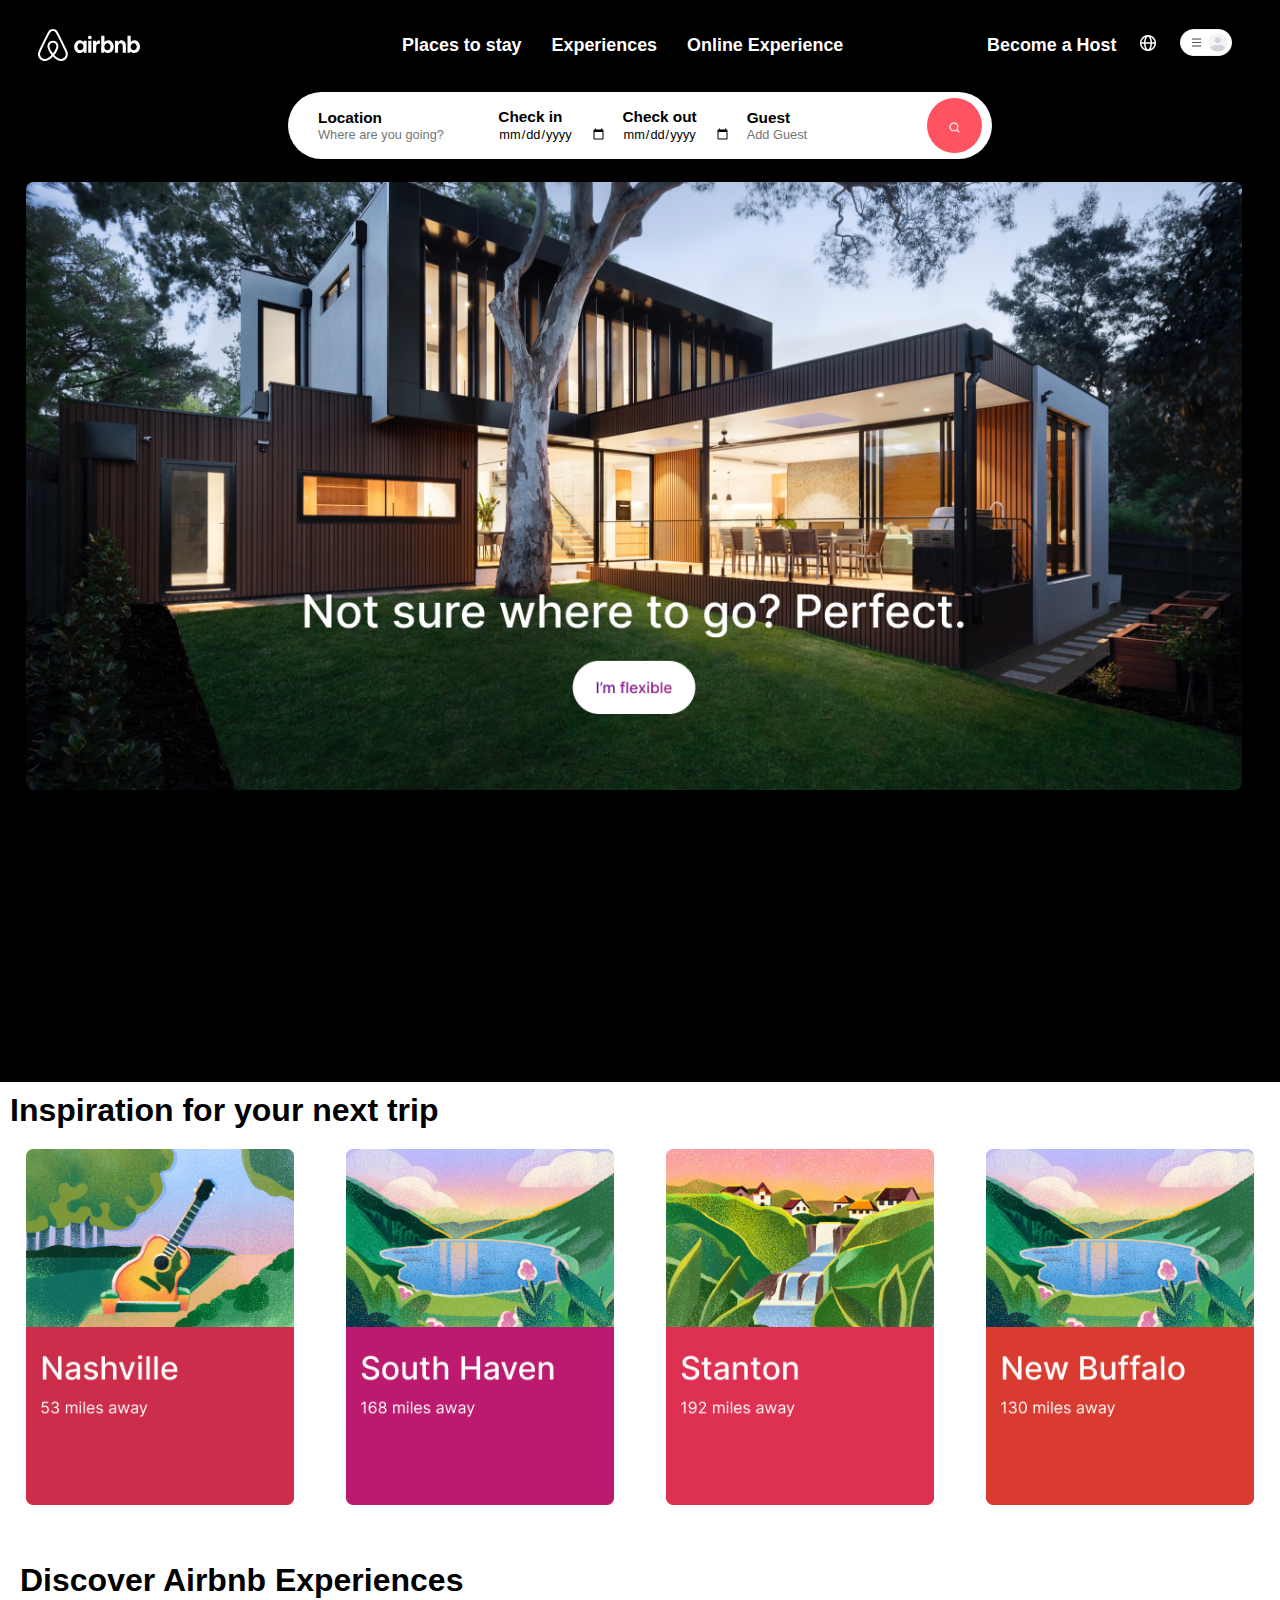
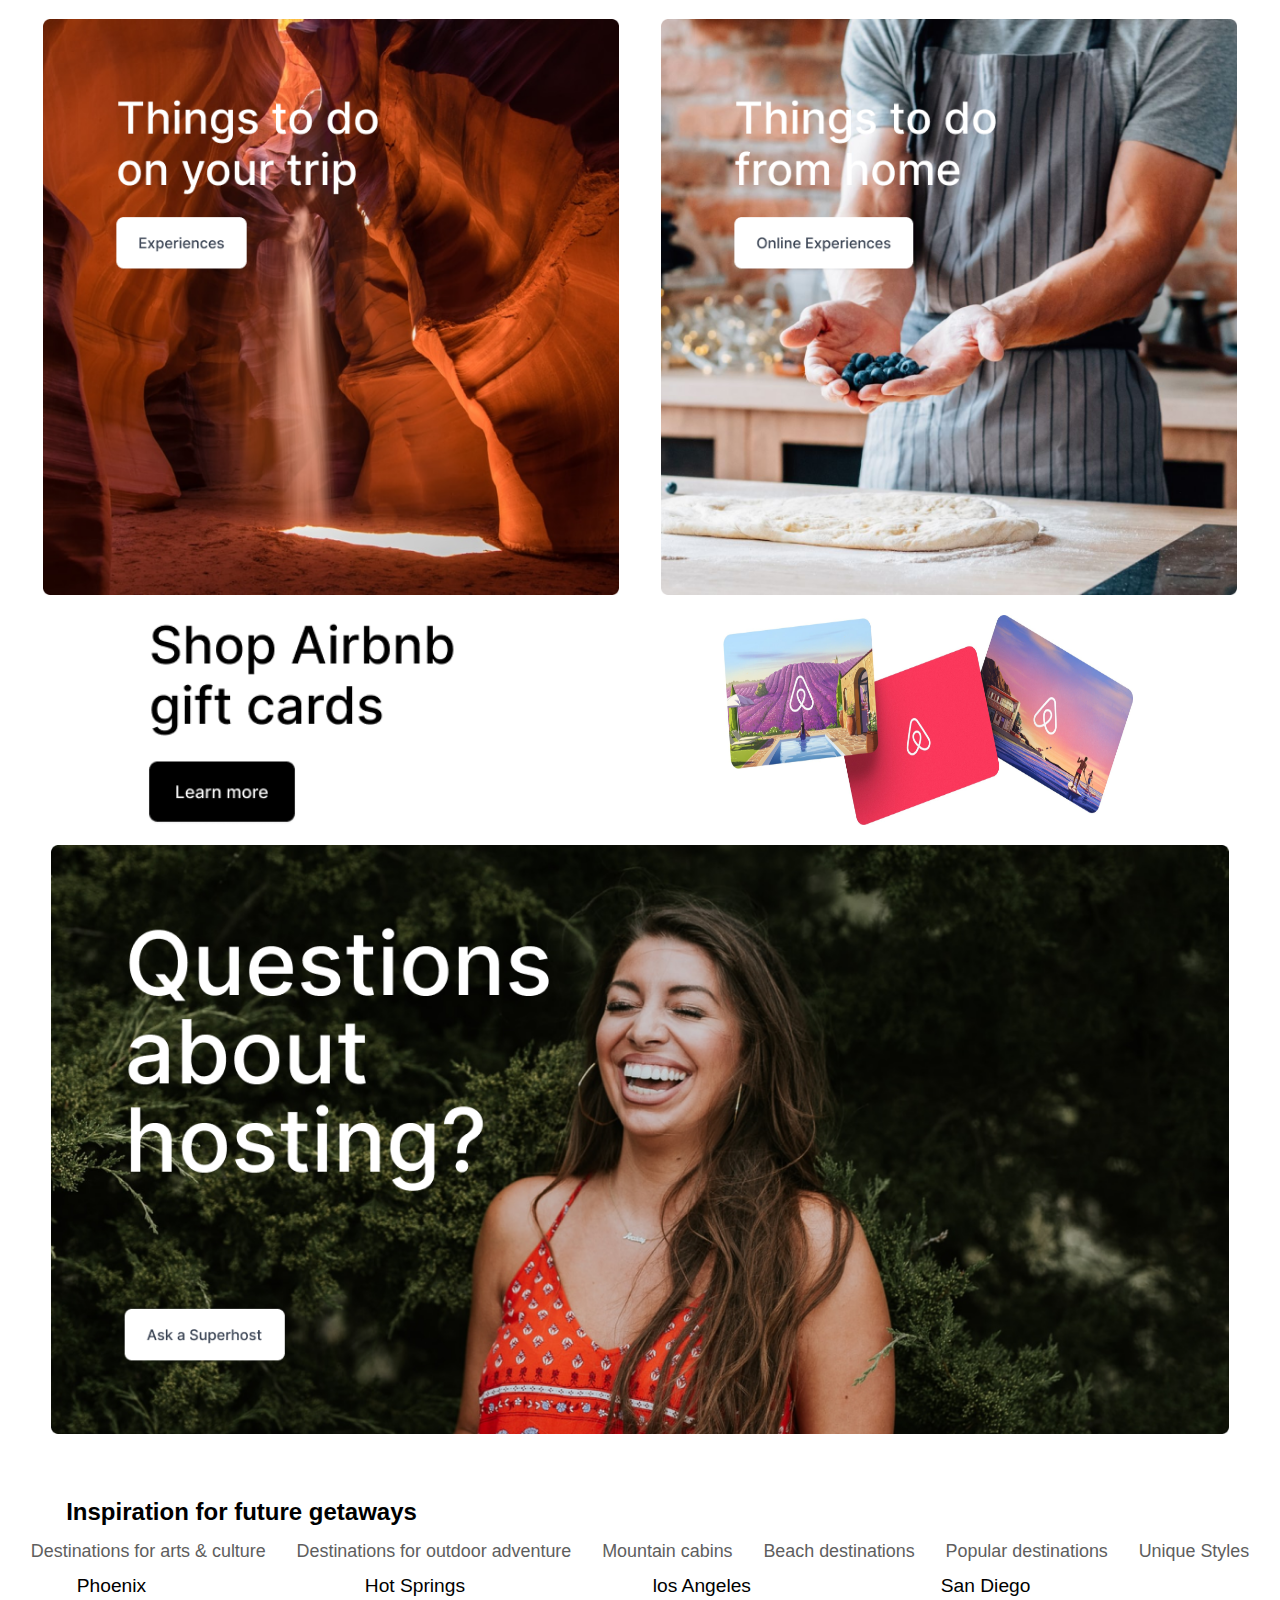
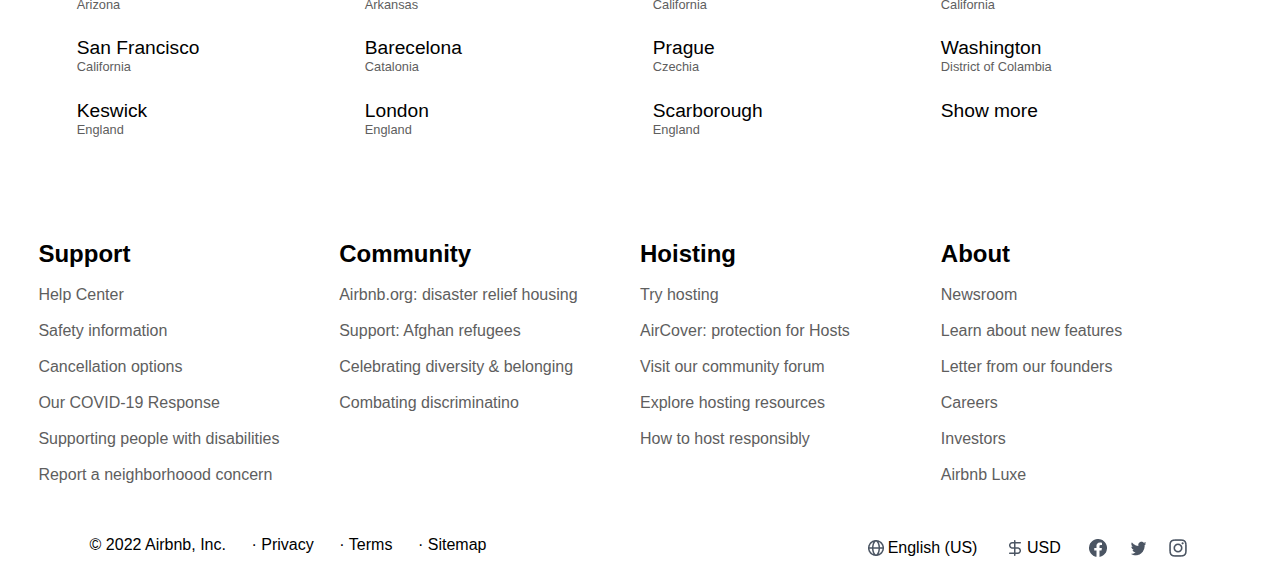
<file: index.html>
<!DOCTYPE html>
<html lang="en">
<head>
    <meta charset="UTF-8">
    <meta name="viewport" content="width=device-width, initial-scale=1.0">
    <title>Air bnb</title>
    <link rel="stylesheet" href="style.css">
</head>
<body>
    <header>
        <nav>
            <div id="logo">
                <svg width="102" height="32" style="display:block;color: black;"><path d="M29.3864 22.7101C29.2429 22.3073 29.0752 21.9176 28.9157 21.5565C28.6701 21.0011 28.4129 20.4446 28.1641 19.9067L28.1444 19.864C25.9255 15.0589 23.5439 10.1881 21.0659 5.38701L20.9607 5.18316C20.7079 4.69289 20.4466 4.18596 20.1784 3.68786C19.8604 3.0575 19.4745 2.4636 19.0276 1.91668C18.5245 1.31651 17.8956 0.833822 17.1853 0.502654C16.475 0.171486 15.7005 -9.83959e-05 14.9165 4.23317e-08C14.1325 9.84805e-05 13.3581 0.171877 12.6478 0.503224C11.9376 0.834571 11.3088 1.31742 10.8059 1.91771C10.3595 2.46476 9.97383 3.05853 9.65572 3.68858C9.38521 4.19115 9.12145 4.70278 8.8664 5.19757L8.76872 5.38696C6.29061 10.1884 3.90903 15.0592 1.69015 19.8639L1.65782 19.9338C1.41334 20.463 1.16057 21.0102 0.919073 21.5563C0.75949 21.9171 0.592009 22.3065 0.448355 22.7103C0.0369063 23.8104 -0.094204 24.9953 0.0668098 26.1585C0.237562 27.334 0.713008 28.4447 1.44606 29.3804C2.17911 30.3161 3.14434 31.0444 4.24614 31.4932C5.07835 31.8299 5.96818 32.002 6.86616 32C7.14824 31.9999 7.43008 31.9835 7.71027 31.9509C8.846 31.8062 9.94136 31.4366 10.9321 30.8639C12.2317 30.1338 13.5152 29.0638 14.9173 27.5348C16.3194 29.0638 17.6029 30.1338 18.9025 30.8639C19.8932 31.4367 20.9886 31.8062 22.1243 31.9509C22.4045 31.9835 22.6864 31.9999 22.9685 32C23.8664 32.002 24.7561 31.8299 25.5883 31.4932C26.6901 31.0444 27.6554 30.3161 28.3885 29.3804C29.1216 28.4447 29.5971 27.3341 29.7679 26.1585C29.9287 24.9952 29.7976 23.8103 29.3864 22.7101ZM14.9173 24.377C13.1816 22.1769 12.0678 20.1338 11.677 18.421C11.5169 17.7792 11.4791 17.1131 11.5656 16.4573C11.6339 15.9766 11.8105 15.5176 12.0821 15.1148C12.4163 14.6814 12.8458 14.3304 13.3374 14.0889C13.829 13.8475 14.3696 13.7219 14.9175 13.7219C15.4655 13.722 16.006 13.8476 16.4976 14.0892C16.9892 14.3307 17.4186 14.6817 17.7528 15.1151C18.0244 15.5181 18.201 15.9771 18.2693 16.4579C18.3556 17.114 18.3177 17.7803 18.1573 18.4223C17.7661 20.1349 16.6526 22.1774 14.9173 24.377ZM27.7406 25.8689C27.6212 26.6908 27.2887 27.4674 26.7762 28.1216C26.2636 28.7759 25.5887 29.2852 24.8183 29.599C24.0393 29.9111 23.1939 30.0217 22.3607 29.9205C21.4946 29.8089 20.6599 29.5239 19.9069 29.0824C18.7501 28.4325 17.5791 27.4348 16.2614 25.9712C18.3591 23.3846 19.669 21.0005 20.154 18.877C20.3723 17.984 20.4196 17.0579 20.2935 16.1475C20.1791 15.3632 19.8879 14.615 19.4419 13.9593C18.9194 13.2519 18.2378 12.6768 17.452 12.2805C16.6661 11.8842 15.798 11.6777 14.9175 11.6777C14.0371 11.6777 13.1689 11.8841 12.383 12.2803C11.5971 12.6765 10.9155 13.2515 10.393 13.9589C9.94707 14.6144 9.65591 15.3624 9.5414 16.1465C9.41524 17.0566 9.4623 17.9822 9.68011 18.8749C10.1648 20.9993 11.4748 23.384 13.5732 25.9714C12.2555 27.4348 11.0845 28.4325 9.92769 29.0825C9.17468 29.5239 8.34007 29.809 7.47395 29.9205C6.64065 30.0217 5.79525 29.9111 5.0162 29.599C4.24581 29.2852 3.57092 28.7759 3.05838 28.1217C2.54585 27.4674 2.21345 26.6908 2.09411 25.8689C1.97932 25.0334 2.07701 24.1825 2.37818 23.3946C2.49266 23.0728 2.62663 22.757 2.7926 22.3818C3.0274 21.851 3.27657 21.3115 3.51759 20.7898L3.54996 20.7197C5.75643 15.9419 8.12481 11.0982 10.5894 6.32294L10.6875 6.13283C10.9384 5.64601 11.1979 5.14267 11.4597 4.6563C11.7101 4.15501 12.0132 3.68171 12.3639 3.2444C12.6746 2.86903 13.0646 2.56681 13.5059 2.35934C13.9473 2.15186 14.4291 2.04426 14.9169 2.04422C15.4047 2.04418 15.8866 2.15171 16.3279 2.35911C16.7693 2.56651 17.1593 2.86867 17.4701 3.24399C17.821 3.68097 18.1242 4.15411 18.3744 4.65538C18.6338 5.13742 18.891 5.63623 19.1398 6.11858L19.2452 6.32315C21.7097 11.0979 24.078 15.9415 26.2847 20.7201L26.3046 20.7631C26.5498 21.2936 26.8033 21.8419 27.042 22.382C27.2082 22.7577 27.3424 23.0738 27.4566 23.3944C27.7576 24.1824 27.8553 25.0333 27.7406 25.8689Z" fill="currentcolor"></path><path d="M41.6847 24.1196C40.8856 24.1196 40.1505 23.9594 39.4792 23.6391C38.808 23.3188 38.2327 22.8703 37.7212 22.2937C37.2098 21.7172 36.8263 21.0445 36.5386 20.3078C36.2509 19.539 36.123 18.7062 36.123 17.8093C36.123 16.9124 36.2829 16.0475 36.5705 15.2787C36.8582 14.51 37.2737 13.8373 37.7852 13.2287C38.2966 12.6521 38.9039 12.1716 39.6071 11.8513C40.3103 11.531 41.0455 11.3708 41.8765 11.3708C42.6756 11.3708 43.3788 11.531 44.0181 11.8833C44.6574 12.2037 45.1688 12.6841 45.5843 13.2927L45.6802 11.7232H48.6209V23.7992H45.6802L45.5843 22.0375C45.1688 22.6781 44.6254 23.1906 43.9222 23.575C43.2829 23.9274 42.5158 24.1196 41.6847 24.1196ZM42.4519 21.2367C43.0272 21.2367 43.5386 21.0765 44.0181 20.7882C44.4656 20.4679 44.8172 20.0515 45.1049 19.539C45.3606 19.0265 45.4884 18.4179 45.4884 17.7452C45.4884 17.0725 45.3606 16.4639 45.1049 15.9514C44.8492 15.4389 44.4656 15.0225 44.0181 14.7022C43.5706 14.3818 43.0272 14.2537 42.4519 14.2537C41.8765 14.2537 41.3651 14.4139 40.8856 14.7022C40.4382 15.0225 40.0866 15.4389 39.7989 15.9514C39.5432 16.4639 39.4153 17.0725 39.4153 17.7452C39.4153 18.4179 39.5432 19.0265 39.7989 19.539C40.0546 20.0515 40.4382 20.4679 40.8856 20.7882C41.3651 21.0765 41.8765 21.2367 42.4519 21.2367ZM53.6392 8.4559C53.6392 8.80825 53.5753 9.12858 53.4154 9.38483C53.2556 9.64109 53.0319 9.86531 52.7442 10.0255C52.4565 10.1856 52.1369 10.2497 51.8173 10.2497C51.4976 10.2497 51.178 10.1856 50.8903 10.0255C50.6026 9.86531 50.3789 9.64109 50.2191 9.38483C50.0592 9.09654 49.9953 8.80825 49.9953 8.4559C49.9953 8.10355 50.0592 7.78323 50.2191 7.52697C50.3789 7.23868 50.6026 7.04649 50.8903 6.88633C51.178 6.72617 51.4976 6.66211 51.8173 6.66211C52.1369 6.66211 52.4565 6.72617 52.7442 6.88633C53.0319 7.04649 53.2556 7.27072 53.4154 7.52697C53.5433 7.78323 53.6392 8.07152 53.6392 8.4559ZM50.2191 23.7672V11.6911H53.4154V23.7672H50.2191V23.7672ZM61.9498 14.8623V14.8943C61.79 14.8303 61.5982 14.7982 61.4383 14.7662C61.2466 14.7342 61.0867 14.7342 60.895 14.7342C60 14.7342 59.3287 14.9904 58.8812 15.535C58.4018 16.0795 58.178 16.8483 58.178 17.8413V23.7672H54.9817V11.6911H57.9223L58.0182 13.517C58.3379 12.8763 58.7214 12.3958 59.2648 12.0435C59.7762 11.6911 60.3835 11.531 61.0867 11.531C61.3105 11.531 61.5342 11.563 61.726 11.595C61.8219 11.6271 61.8858 11.6271 61.9498 11.6591V14.8623ZM63.2283 23.7672V6.72617H66.4247V13.2287C66.8722 12.6521 67.3836 12.2036 68.0229 11.8513C68.6622 11.531 69.3654 11.3388 70.1645 11.3388C70.9635 11.3388 71.6987 11.4989 72.3699 11.8193C73.0412 12.1396 73.6165 12.588 74.128 13.1646C74.6394 13.7412 75.0229 14.4139 75.3106 15.1506C75.5983 15.9194 75.7261 16.7522 75.7261 17.6491C75.7261 18.546 75.5663 19.4109 75.2787 20.1796C74.991 20.9484 74.5755 21.6211 74.064 22.2297C73.5526 22.8063 72.9453 23.2867 72.2421 23.6071C71.5389 23.9274 70.8037 24.0875 69.9727 24.0875C69.1736 24.0875 68.4704 23.9274 67.8311 23.575C67.1918 23.2547 66.6804 22.7742 66.2649 22.1656L66.169 23.7352L63.2283 23.7672ZM69.3973 21.2367C69.9727 21.2367 70.4841 21.0765 70.9635 20.7882C71.411 20.4679 71.7626 20.0515 72.0503 19.539C72.306 19.0265 72.4339 18.4179 72.4339 17.7452C72.4339 17.0725 72.306 16.4639 72.0503 15.9514C71.7626 15.4389 71.411 15.0225 70.9635 14.7022C70.5161 14.3818 69.9727 14.2537 69.3973 14.2537C68.822 14.2537 68.3106 14.4139 67.8311 14.7022C67.3836 15.0225 67.032 15.4389 66.7443 15.9514C66.4886 16.4639 66.3608 17.0725 66.3608 17.7452C66.3608 18.4179 66.4886 19.0265 66.7443 19.539C67 20.0515 67.3836 20.4679 67.8311 20.7882C68.3106 21.0765 68.822 21.2367 69.3973 21.2367ZM76.9408 23.7672V11.6911H79.8814L79.9773 13.2607C80.3289 12.6841 80.8084 12.2357 81.4157 11.8833C82.023 11.531 82.7262 11.3708 83.5253 11.3708C84.4203 11.3708 85.1874 11.595 85.8267 12.0115C86.4979 12.4279 87.0094 13.0365 87.361 13.8053C87.7126 14.574 87.9043 15.5029 87.9043 16.56V23.7992H84.708V16.9764C84.708 16.1436 84.5162 15.4709 84.1326 14.9904C83.7491 14.51 83.2376 14.2537 82.5664 14.2537C82.0869 14.2537 81.6714 14.3498 81.2878 14.574C80.9362 14.7982 80.6486 15.0865 80.4248 15.503C80.2011 15.8873 80.1052 16.3678 80.1052 16.8483V23.7672H76.9408V23.7672ZM89.5025 23.7672V6.72617H92.6989V13.2287C93.1464 12.6521 93.6578 12.2036 94.2971 11.8513C94.9364 11.531 95.6396 11.3388 96.4387 11.3388C97.2378 11.3388 97.9729 11.4989 98.6442 11.8193C99.3154 12.1396 99.8907 12.588 100.402 13.1646C100.914 13.7412 101.297 14.4139 101.585 15.1506C101.873 15.9194 102 16.7522 102 17.6491C102 18.546 101.841 19.4109 101.553 20.1796C101.265 20.9484 100.85 21.6211 100.338 22.2297C99.8268 22.8063 99.2195 23.2867 98.5163 23.6071C97.8131 23.9274 97.0779 24.0875 96.2469 24.0875C95.4478 24.0875 94.7446 23.9274 94.1053 23.575C93.466 23.2547 92.9546 22.7742 92.5391 22.1656L92.4432 23.7352L89.5025 23.7672ZM95.7035 21.2367C96.2788 21.2367 96.7903 21.0765 97.2697 20.7882C97.7172 20.4679 98.0688 20.0515 98.3565 19.539C98.6122 19.0265 98.7401 18.4179 98.7401 17.7452C98.7401 17.0725 98.6122 16.4639 98.3565 15.9514C98.1008 15.4389 97.7172 15.0225 97.2697 14.7022C96.8222 14.3818 96.2788 14.2537 95.7035 14.2537C95.1281 14.2537 94.6167 14.4139 94.1373 14.7022C93.6898 15.0225 93.3382 15.4389 93.0505 15.9514C92.7628 16.4639 92.6669 17.0725 92.6669 17.7452C92.6669 18.4179 92.7948 19.0265 93.0505 19.539C93.3062 20.0515 93.6898 20.4679 94.1373 20.7882C94.6167 21.0765 95.0962 21.2367 95.7035 21.2367Z" fill="currentcolor"></path></svg>
            </div>
            <ul id="header-middle">
                <li>Places to stay</li>
                <li>Experiences</li>
                <li>Online Experience</li>
            </ul>
            <ul id="header-right">
                <li id="r-1">Become a Host</li>
                <li id="r-2"><img src="images/globe.png" alt=".."></li>
                <li id="r-3">
                    <img src="images/Profile Dropdown.png" alt="..">
                </li>
            </ul>
        </nav>
        <div class="search-bar">
            <form id="form-1">
                <div class="location-input">
                    <label>Location</label>
                    <input type="text" placeholder="Where are you going?">
                </div>
                <div class="check-in">
                  <label>Check in</label>
                  <input type="date" placeholder="Add Date">
              </div>
              <div class="check-out">
                  <label>Check out</label>
                  <input type="date" placeholder="Add Date">
              </div>
              <div class="geust-no">
                  <label>Guest</label>
                  <input type="text" placeholder="Add Guest">
              </div>
              <button type="submit"><img src="images/Icon.png"></button>
            </form>
        </div>
    </header>
    <main>
        <div class="banner">
            <img src="images/Big Card.png" alt="">
        </div>
        <div class="trip-inspiration">
            <h1>Inspiration for your next trip</h1>
            <div class="inspiration-cards">
            <img src="images/City Cardcity card 1.png" alt="">
            <img src="images/City Cardcity card 2.png" alt="">
            <img src="images/City Cardcity card 3.png" alt="">
            <img src="images/City Cardcity card 4.png" alt="">
            </div>
        </div>
        <div class="airbnb-experiences">
            <h1>Discover Airbnb Experiences</h1>
            <div class="exprience-cards">
                <img src="images/unsplash_qvO4yjZo-Mc.png" alt="">
                <img src="images/unsplash_JYTWsPsIDcY.png" alt="">
            </div>
        </div>
        <div class="gift-cards">
            <img src="images/leftgift cards.png" alt="">
            <img src="images/Gift Cardsgift cards 2.png" alt="">
        </div>
        <div class="qns">
            <img src="images/questions.png" alt="">
        </div>
        <div class="pre-footer">
            <div class="pre-ft-header">
                <h2>Inspiration for future getaways</h2>
                <div class="ft-hd-top-bar">
                    <span>Destinations for arts & culture</span>
                    <span>Destinations for outdoor adventure</span>
                    <span>Mountain cabins</span>
                    <span>Beach destinations</span>
                    <span>Popular destinations</span>
                    <span>Unique Styles</span>
                </div>
            </div>
            <div class="pre-footer-row">
                <span>
                    <span id="pre-ft-row-title">Phoenix</span>
                    <span>Arizona</span>
                </span>
                <span>
                    <span id="pre-ft-row-title">Hot Springs</span>
                    <span>Arkansas</span>
                </span>
                <span>
                    <span id="pre-ft-row-title">los Angeles</span>
                    <span>California</span>
                </span>
                <span>
                    <span id="pre-ft-row-title">San Diego</span>
                    <span>California</span>
                </span>
            </div>
            <div class="pre-footer-row">
                <span>
                    <span id="pre-ft-row-title">San Francisco</span>
                    <span>California</span>
                </span>
                <span>
                    <span id="pre-ft-row-title">Barecelona</span>
                    <span>Catalonia</span>
                </span>
                <span>
                    <span id="pre-ft-row-title">Prague</span>
                    <span>Czechia</span>
                </span>
                <span>
                    <span id="pre-ft-row-title">Washington</span>
                    <span>District of Colambia</span>
                </span>
            </div>
            <div class="pre-footer-row">
                <span>
                    <span id="pre-ft-row-title">Keswick</span>
                    <span>England</span>
                </span>
                <span>
                    <span id="pre-ft-row-title">London</span>
                    <span>England</span>
                </span>
                <span>
                    <span id="pre-ft-row-title">Scarborough</span>
                    <span>England</span>
                </span>
                <span>
                    <span id="pre-footer-sm">Show more</span>  
                </span>
            </div>
        </div>
    </main>
    <footer>
        <div class="footer-col">
            <div class="support">
                <h2>Support</h2>
                <span>Help Center</span>
                <span>Safety information</span>
                <span>Cancellation options</span>
                <span>Our COVID-19 Response</span>
                <span>Supporting people with disabilities</span>
                <span>Report a neighborhoood concern</span>
            </div>
            <div class="community">
                <h2>Community</h2>
                <span>Airbnb.org: disaster relief housing</span>
                <span>Support: Afghan refugees</span>
                <span>Celebrating diversity & belonging</span>
                <span>Combating discriminatino</span>
            </div>
            <div class="hoisting">
                <h2>Hoisting</h2>
                <span>Try hosting</span>
                <span>AirCover: protection for Hosts</span>
                <span>Visit our community forum</span>
                <span>Explore hosting resources</span>
                <span>How to host responsibly</span>
            </div>
            <div class="about">
                <h2>About</h2>
                <span>Newsroom</span>
                <span>Learn about new features</span>
                <span>Letter from our founders</span>
                <span>Careers</span>
                <span>Investors</span>
                <span>Airbnb Luxe</span>
            </div>
        </div>
        <div class="footer-kicker">
            <div class="right">
                <span>© 2022 Airbnb, Inc.</span>
                <span>&middot; Privacy</span>
                <span>&middot; Terms</span>
                <span>&middot; Sitemap</span>
            </div>
            <div class="left">
                <span><img src="images/globe2.png" alt="">English (US)</span>
                <span><img src="images/dollar-2.png" alt="">USD</span>
                <span>
                    <img src="images/Social Media.png" alt="">
                </span>
            </div>
        </div>
    </footer>
    <script src="script.js"></script>
</body>
</html>
</file>
<file: style.css>
*{
    margin: 0;
    padding: 0;
    box-sizing: border-box;
    font-family: 'poppins', sans-serif;
}
/* header  */
header{
    background-color: black;
    overflow: auto;
}
nav{
    display: flex;
    position: fixed;
    align-items: center;
    justify-content: space-between;
    color: white;
    padding: 0 3vw;
    padding-top: 1vh;
    width: 100vw;
    font-weight: 600;
    z-index: 4;
  background-color: black;
  height: 9vh;
}

nav>ul{
    list-style: none;
    font-size: 1.4vw;

}
#logo>svg{
    color: white !important;
}
#header-middle{
    display: flex;
    padding-left: 10vw;
}
#header-middle>li{
    margin: 0 15px;
}

#header-right{
    display: flex;
    align-items: center;
}
#header-right>li{
    margin: 0 10px;
}
#r-3>img{
    width: 4vw;
}

.search-bar{
    background: #fff;
    width: 55%;
    position: relative;
    top: 3vh;
    margin: 65px auto 50px;
    padding: 6px 10px 6px 30px;
    border-radius: 50px;
}
.search-bar form{
    display: flex;
    align-items: center;
    flex-wrap: wrap;
    justify-content: space-between;
}
.search-bar form div{
    width: fit-content;
    font-size: 1.2vw;
}
.search-bar form input{
    display: block;
    border: 0;
    outline: none;
    background: transparent;
    font-size: 1vw;
}
.search-bar form button{
    background: #ff5361;
    width: 55px;
    height: 55px;
    border-radius: 50%;
    border: 0;
    outline: none;
    cursor: pointer;
}
.search-bar form button img{
    width: 15px;
    margin-top: 7px;
}

.search-bar form label{
    font-weight: 600;
}
.banner{
    background-color: black;
    height: 100vh;
}
            /* banner  */
.banner>img{
    width: 95vw;
  margin-left: 2vw;
}

            /* trip-inspiration */
.trip-inspiration{
    margin-bottom: 3vh;
}
.trip-inspiration>h1{
    padding: 10px;
    cursor: pointer;
}
.inspiration-cards{
    display: flex;
  align-content: center;
  justify-content: space-around;
  flex-wrap: wrap;
}
.inspiration-cards>img{
    margin: 10px;
    cursor: pointer;
    width: 21vw;
}
                /* airbnb-experiences */

.airbnb-experiences>h1{
    padding: 20px;
    cursor: pointer;
}
.exprience-cards{
    display: flex;
    justify-content: space-evenly;
    flex-wrap: wrap;
}
.exprience-cards>img{
    cursor: pointer;
    width: 45vw;
}

                    /* gift-cards */
.gift-cards{
    display: flex;
    flex-wrap: wrap;
    justify-content: space-evenly;

}
.gift-cards>img{
    cursor: pointer;
    margin: 20px;
    width: 32vw;
}
.qns{
    margin-bottom: 5vh;
}
.qns>img{
    margin-left: 4vw;
  width: 92vw;
  cursor: pointer;
}
main{
    margin-bottom: 10vh;
}
                /* pre-footer  */
.pre-footer{
    margin-bottom: 5vh;
}
.pre-ft-header>h2{
    padding: 15px;
    margin-left: 4vw;
}
.ft-hd-top-bar{
    display: flex;
  justify-content: space-evenly;
  color: #5e5e5e;
  font-size: 1.4vw;
}

            /* pre-footer-row */
.pre-footer-row{
    display: grid;
  grid-template-columns: 1fr 1fr 1fr 1fr;
  padding: 0 5vw;
}
.pre-footer-row>span{
    display: flex;
  flex-direction: column;
  color: #5e5e5e;
  margin: 1vw;
  font-size: 1vw;
}
#pre-ft-row-title{
    font-size: 1.5vw;
  color: black;
}
#pre-footer-sm{
    font-size: 1.5vw;
    color: black;
}
                /* footer col */
.footer-col{
    display: grid;
    grid-template-columns: 1fr 1fr 1fr 1fr;
    
    margin: 0 3vw 3vh;
}
.footer-col>div>h2{
    color: black;
    cursor: default;
}
.footer-col>div>span{
    cursor: pointer;
    
}
.footer-col>div{
    display: flex;
  flex-direction: column;
  color: #5e5e5e;
  gap: 2vh;
}
                /* footer-kicker */
.footer-kicker{
    display: flex;
  justify-content: space-between;
  padding: 2vw 7vw;
  flex-wrap: wrap;
}
.footer-kicker .right{
    display: flex;
  gap: 2vw;
}
.footer-kicker .right>span{
    cursor: pointer;
}
.footer-kicker .left{
    display: flex;
  align-items: center;
  gap: 2vw;
}
.footer-kicker .left>span{
    display: flex;
  align-items: center;
  cursor: pointer;
}
</file>
